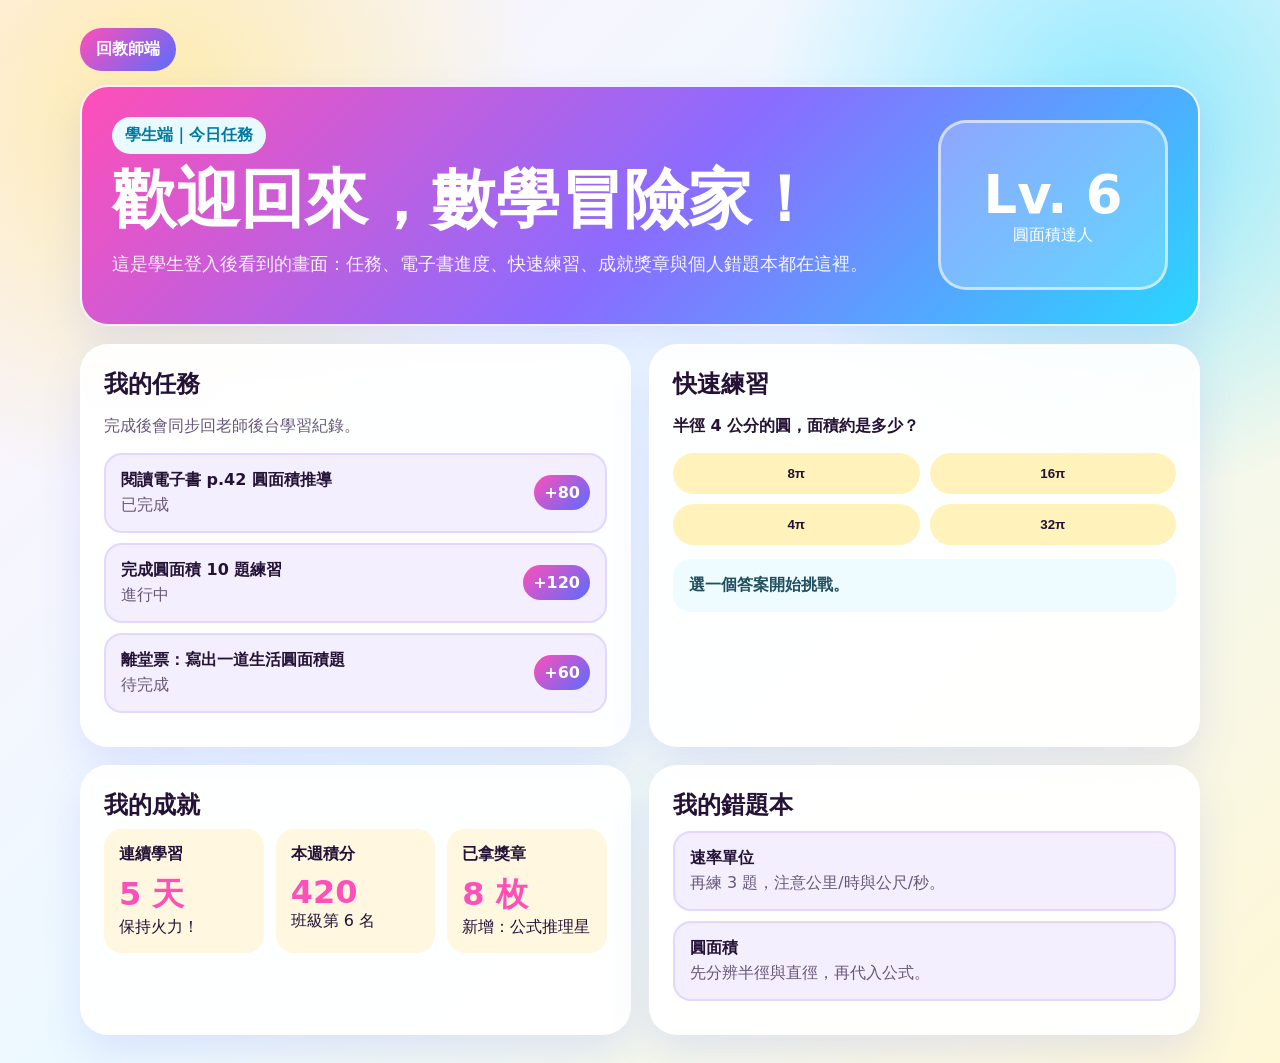
<file: student.html>
<!doctype html>
<html lang="zh-Hant">
<head>
<meta charset="UTF-8"><meta name="viewport" content="width=device-width, initial-scale=1.0">
<title>學生端｜數學我最棒</title>
<style>
:root{font-family:"Microsoft JhengHei","Noto Sans TC",system-ui,sans-serif;color:#241336}*{box-sizing:border-box}body{margin:0;min-height:100vh;background:radial-gradient(circle at 12% 10%,rgba(255,230,109,.55),transparent 24rem),radial-gradient(circle at 88% 12%,rgba(40,215,255,.48),transparent 23rem),linear-gradient(135deg,#fff1fb,#ecf9ff 48%,#fff7d6)}main{width:min(1120px,calc(100% - 32px));margin:auto;padding:28px 0}.hero,.card{background:rgba(255,255,255,.92);border:2px solid rgba(255,255,255,.9);box-shadow:0 18px 40px rgba(90,108,255,.14);border-radius:28px}.hero{display:grid;grid-template-columns:1fr 230px;gap:18px;align-items:center;padding:30px;color:white;background:linear-gradient(135deg,#ff4fb8,#8a6cff 52%,#28d7ff)}.hero h1{font-size:clamp(2rem,5vw,4rem);line-height:1.1;margin:10px 0}.hero p{font-size:1.1rem;color:rgba(255,255,255,.92)}.pill{display:inline-block;padding:8px 13px;border-radius:999px;background:#e8f9ff;color:#007aa0;font-weight:900}.badge{min-height:170px;border-radius:28px;display:grid;place-items:center;text-align:center;background:rgba(255,255,255,.23);border:3px solid rgba(255,255,255,.58)}.badge strong{display:block;font-size:3.3rem}.grid{display:grid;grid-template-columns:1fr 1fr;gap:18px;margin-top:18px}.card{padding:22px}.card h2{margin:0 0 8px}.muted{color:#675879}.mission,.wrong{display:grid;grid-template-columns:1fr auto;gap:12px;align-items:center;padding:15px;border-radius:18px;background:#f4efff;border:2px solid rgba(138,108,255,.18);margin:10px 0}.mission span,.wrong span{display:block;color:#675879;margin-top:4px}.mission strong{padding:8px 10px;border-radius:999px;color:white;background:linear-gradient(135deg,#ff4fb8,#5a6cff)}.answers{display:grid;grid-template-columns:1fr 1fr;gap:10px}.answer{border:0;border-radius:999px;padding:13px 17px;background:#fff2ba;color:#241336;font-weight:900;cursor:pointer}.live{margin-top:14px;padding:16px;border-radius:18px;background:#eefcff;color:#205060;font-weight:800}.achievements{display:grid;grid-template-columns:repeat(3,1fr);gap:12px}.achievements article{padding:15px;border-radius:18px;background:#fff7df}.achievements strong{display:block;color:#ff4fb8;font-size:2rem;margin-top:8px}.back{display:inline-block;margin-bottom:14px;text-decoration:none;color:white;background:linear-gradient(135deg,#ff4fb8,#5a6cff);padding:11px 16px;border-radius:999px;font-weight:900}@media(max-width:760px){.hero,.grid,.achievements,.answers{grid-template-columns:1fr}}
</style>
</head>
<body>
<main>
<a class="back" href="./">回教師端</a>
<section class="hero"><div><span class="pill">學生端｜今日任務</span><h1>歡迎回來，數學冒險家！</h1><p>這是學生登入後看到的畫面：任務、電子書進度、快速練習、成就獎章與個人錯題本都在這裡。</p></div><div class="badge"><div><strong>Lv. 6</strong><span>圓面積達人</span></div></div></section>
<div class="grid"><section class="card"><h2>我的任務</h2><p class="muted">完成後會同步回老師後台學習紀錄。</p><div class="mission"><div><b>閱讀電子書 p.42 圓面積推導</b><span>已完成</span></div><strong>+80</strong></div><div class="mission"><div><b>完成圓面積 10 題練習</b><span>進行中</span></div><strong>+120</strong></div><div class="mission"><div><b>離堂票：寫出一道生活圓面積題</b><span>待完成</span></div><strong>+60</strong></div></section><section class="card"><h2>快速練習</h2><p><b>半徑 4 公分的圓，面積約是多少？</b></p><div class="answers"><button class="answer" data-ok="0">8π</button><button class="answer" data-ok="1">16π</button><button class="answer" data-ok="0">4π</button><button class="answer" data-ok="0">32π</button></div><div class="live" id="result">選一個答案開始挑戰。</div></section></div>
<div class="grid"><section class="card"><h2>我的成就</h2><div class="achievements"><article><b>連續學習</b><strong>5 天</strong><span>保持火力！</span></article><article><b>本週積分</b><strong>420</strong><span>班級第 6 名</span></article><article><b>已拿獎章</b><strong>8 枚</strong><span>新增：公式推理星</span></article></div></section><section class="card"><h2>我的錯題本</h2><div class="wrong"><div><b>速率單位</b><span>再練 3 題，注意公里/時與公尺/秒。</span></div></div><div class="wrong"><div><b>圓面積</b><span>先分辨半徑與直徑，再代入公式。</span></div></div></section></div>
</main>
<script>document.querySelectorAll('[data-ok]').forEach(b=>b.onclick=()=>result.textContent=b.dataset.ok==='1'?'答對了！16π 是正確答案，獲得 20 點積分。':'再想一下：圓面積公式是 A=πr²，半徑 4 要計算 4×4。')</script>
</body>
</html>
</file>
